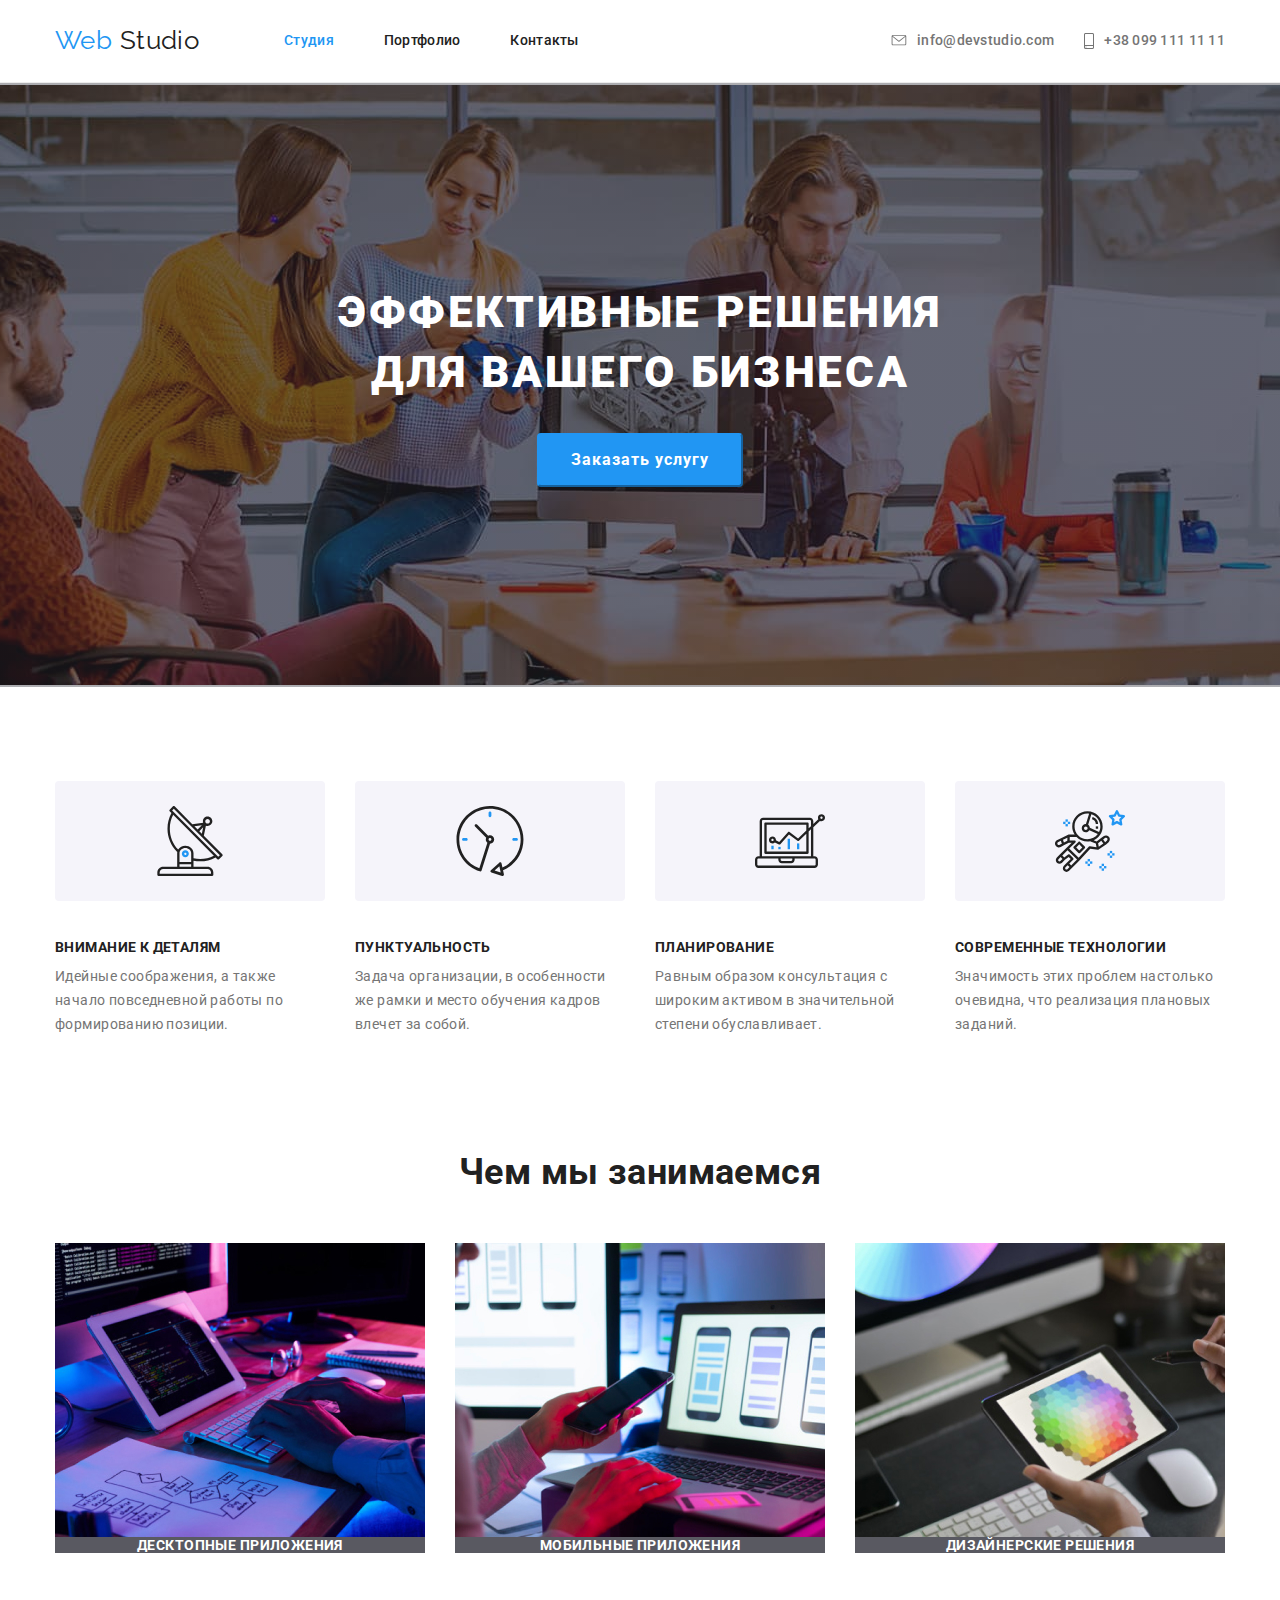
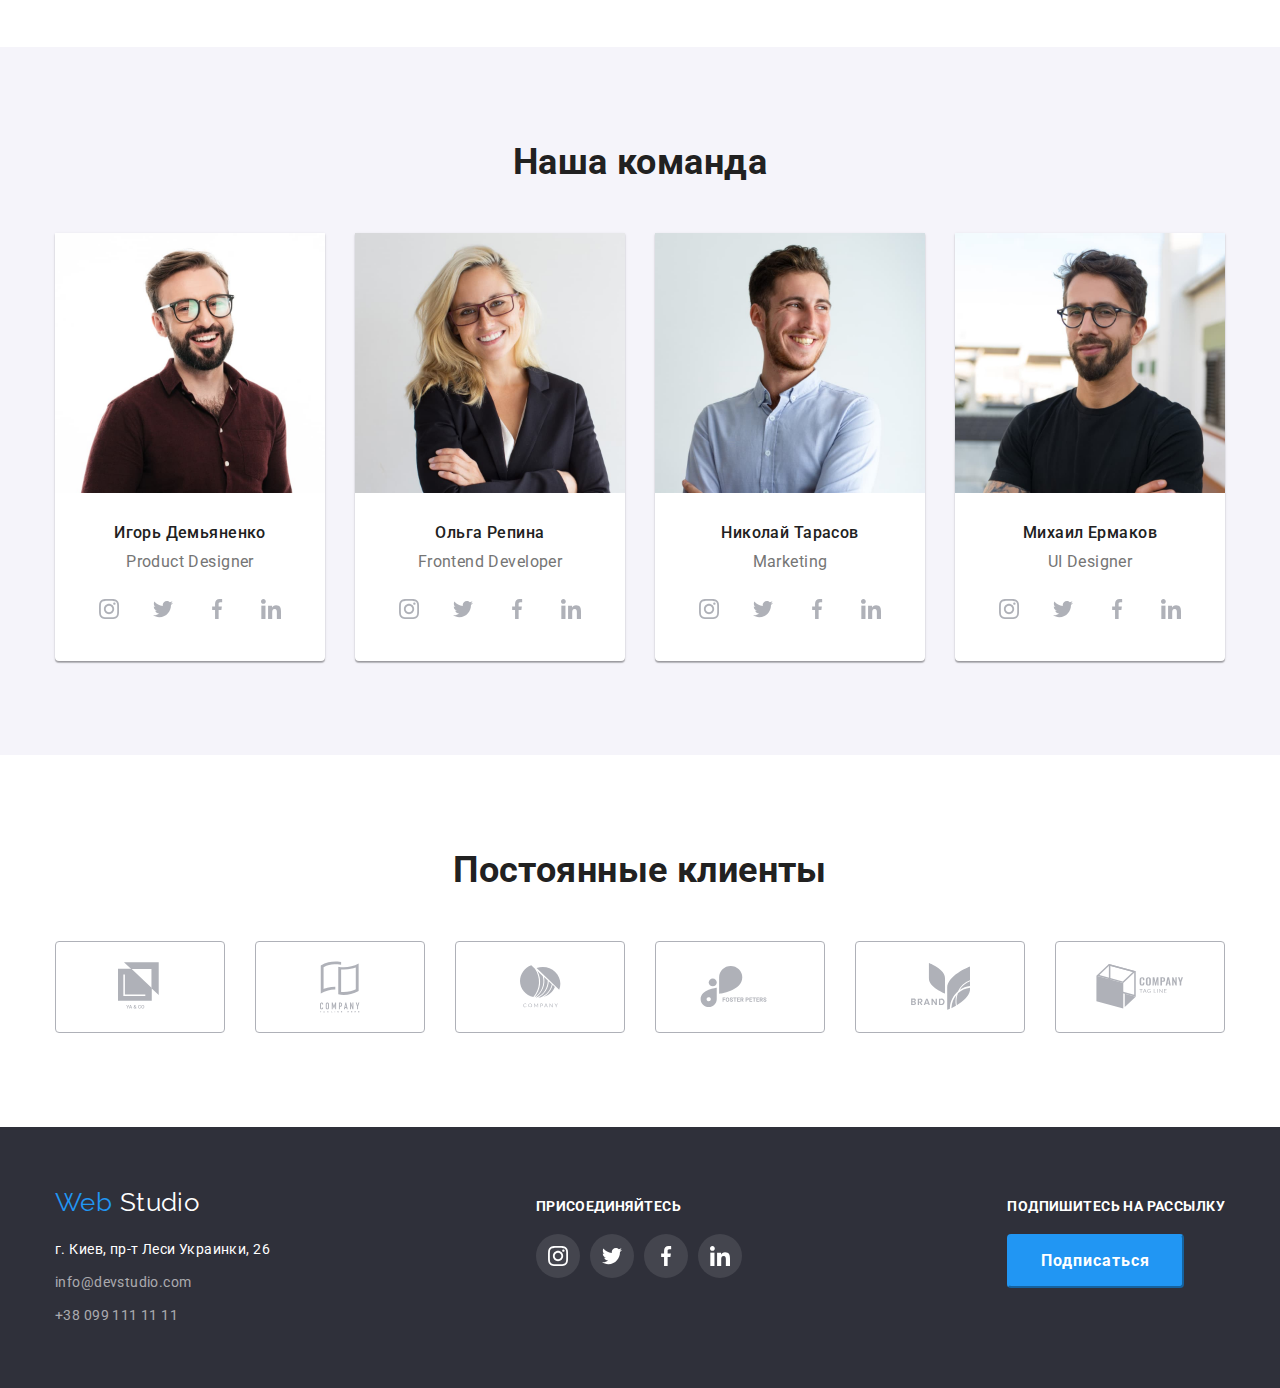
<file: index.html>
<!DOCTYPE html>
<html lang="ru">
	<head>
		<meta charset="UTF-8" />
		<meta name="viewport" content="width=device-width, initial-scale=1.0" />
		<title>WebStudio</title>
		<link
			href="https://fonts.googleapis.com/css2?family=Raleway:wght@700&family=Roboto:wght@400;500;700;900&display=swap"
			rel="stylesheet"
		/>
		<link rel="stylesheet" href="./css/normalize.css" />
		<link rel="stylesheet" href="./css/common.css" />
	</head>
	<body>
		<!--Шапка сайта-->
		<header class="page-header">
			<div class="container flexbox">
				<nav class="navigation">
					<div class="logo">
						<a href="./index.html">
							<span class="first-word">Web</span>
							Studio
						</a>
					</div>

					<ul class="list menu-list">
						<li class="menu-item">
							<a href="./index.html" class="menu-link current">Студия</a>
						</li>
						<li class="menu-item">
							<a href="./portfolio.html" class="menu-link">Портфолио</a>
						</li>
						<li class="menu-item">
							<a href="#" class="menu-link">Контакты</a>
						</li>
					</ul>
				</nav>
				<div class="contacts-header">
					<a href="mailto:info@devstudio.com" class="contacts-mail">
						<svg class="icon-mail" width="16" height="11">
							<use href="./images/icons/sprite.svg#envelope"></use>
						</svg>
						<span class="mailtext">info@devstudio.com</span>
					</a>

					<a href="tel:+380991111111" class="contacts-tel">
						<svg class="icon-tel" width="10" height="16">
							<use href="./images/icons/sprite.svg#smartphone"></use>
						</svg>
						<span class="teltext">+38 099 111 11 11</span>
					</a>
				</div>
			</div>
		</header>
		<!--Основная страница сайта-->

		<main>
			<!--Герой -->
			<section class="hero">
				<div class="container">
					<h1 class="hero-tittle">
						Эффективные решения
						<br />
						для вашего бизнеса
					</h1>
					<button class="btn">Заказать услугу</button>
				</div>
			</section>
			<!-- Преимущества -->
			<section class="advantages">
				<div class="container">
					<h2 class="main-tittle visually-hidden">Преимущества</h2>
					<ul class="list advantage-list">
						<li class="advantage-item">
							<svg class="icon-advantage" width="70" height="70">
								<use href="./images/icons/sprite.svg#antenna"></use>
							</svg>
							<h3 class="advantage-tittle">Внимание к деталям</h3>
							<p class="advantage-text">
								Идейные соображения, а также начало повседневной работы по формированию позиции.
							</p>
						</li>
						<li class="advantage-item">
							<svg class="icon-advantage" width="70" height="70">
								<use href="./images/icons/sprite.svg#clock"></use>
							</svg>
							<h3 class="advantage-tittle">Пунктуальность</h3>
							<p class="advantage-text">
								Задача организации, в особенности же рамки и место обучения кадров влечет за собой.
							</p>
						</li>
						<li class="advantage-item">
							<svg class="icon-advantage" width="70" height="70">
								<use href="./images/icons/sprite.svg#diagram"></use>
							</svg>
							<h3 class="advantage-tittle">Планирование</h3>
							<p class="advantage-text">
								Равным образом консультация с широким активом в значительной степени обуславливает.
							</p>
						</li>
						<li class="advantage-item">
							<svg class="icon-advantage" width="70" height="70">
								<use href="./images/icons/sprite.svg#astronaut"></use>
							</svg>
							<h3 class="advantage-tittle">Современные технологии</h3>
							<p class="advantage-text">
								Значимость этих проблем настолько очевидна, что реализация плановых заданий.
							</p>
						</li>
					</ul>
				</div>
			</section>
			<!-- Чем занимаются -->
			<section class="doing">
				<div class="container">
					<h2 class="main-tittle">Чем мы занимаемся</h2>
					<ul class="list doing-list">
						<li class="doing-block">
							<img src="./images/What-we-do/desktop-app.jpg" width="370" height="294" alt="" />
							<h3 class="doing-tittle">Десктопные приложения</h3>
						</li>
						<li class="doing-block">
							<img src="./images/What-we-do/phone-app.jpg" width="370" height="294" alt="" />
							<h3 class="doing-tittle">Мобильные приложения</h3>
						</li>
						<li class="doing-block">
							<img src="./images/What-we-do/design.jpg" width="370" height="294" alt="" />
							<h3 class="doing-tittle">Дизайнерские решения</h3>
						</li>
					</ul>
				</div>
			</section>
			<!-- Команда -->
			<section class="command">
				<div class="container">
					<h2 class="main-tittle">Наша команда</h2>
					<ul class="list command-list">
						<li class="command-block">
							<img src="./images/command/igor.jpg" width="270" height="260" alt="Фото николая" />
							<div class="description">
								<h3 class="command-name">Игорь Демьяненко</h3>
								<p lang="en" class="command-position">Product Designer</p>
								<ul class="social">
									<li class="social-link-item">
										<a
											href="https://www.instagram.com/"
											class="social-link"
											target="_blank"
											rel="noopener noreferrer"
											aria-label="ссылка Инстаграм"
										>
											<svg class="social-item" width="20" height="20">
												<use href="./images/icons/sprite.svg#instagram"></use>
											</svg>
										</a>
									</li>
									<li class="social-link-item">
										<a
											href="https://twitter.com/"
											class="social-link"
											target="_blank"
											rel="noopener noreferrer"
											aria-label="ссылка Твиттер"
										>
											<svg class="social-item" width="20" height="20">
												<use href="./images/icons/sprite.svg#twitter"></use>
											</svg>
										</a>
									</li>
									<li class="social-link-item">
										<a
											href="https://facebook.com/"
											class="social-link"
											target="_blank"
											rel="noopener noreferrer"
											aria-label="ссылка Фейсбук"
										>
											<svg class="social-item" width="20" height="20">
												<use href="./images/icons/sprite.svg#facebook"></use>
											</svg>
										</a>
									</li>
									<li class="social-link-item">
										<a
											href="https://www.linkedin.com/"
											class="social-link"
											target="_blank"
											rel="noopener noreferrer"
											aria-label="ссылка Линкедин"
										>
											<svg class="social-item" width="20" height="20">
												<use href="./images/icons/sprite.svg#linkedin"></use>
											</svg>
										</a>
									</li>
								</ul>
							</div>
						</li>
						<li class="command-block">
							<img src="./images/command/olha.jpg" width="270" height="260" alt="фото ольги" />
							<div class="description">
								<h3 class="command-name">Ольга Репина</h3>
								<p lang="en" class="command-position">Frontend Developer</p>
								<ul class="social">
									<li class="social-link-item">
										<a
											href="https://www.instagram.com/"
											class="social-link"
											target="_blank"
											rel="noopener noreferrer"
											aria-label="ссылка Инстаграм"
										>
											<svg class="social-item" width="20" height="20">
												<use href="./images/icons/sprite.svg#instagram"></use>
											</svg>
										</a>
									</li>
									<li class="social-link-item">
										<a
											href="https://twitter.com/"
											class="social-link"
											target="_blank"
											rel="noopener noreferrer"
											aria-label="ссылка Твиттер"
										>
											<svg class="social-item" width="20" height="20">
												<use href="./images/icons/sprite.svg#twitter"></use>
											</svg>
										</a>
									</li>
									<li class="social-link-item">
										<a
											href="https://facebook.com/"
											class="social-link"
											target="_blank"
											rel="noopener noreferrer"
											aria-label="ссылка Фейсбук"
										>
											<svg class="social-item" width="20" height="20">
												<use href="./images/icons/sprite.svg#facebook"></use>
											</svg>
										</a>
									</li>
									<li class="social-link-item">
										<a
											href="https://www.linkedin.com/"
											class="social-link"
											target="_blank"
											rel="noopener noreferrer"
											aria-label="ссылка Линкедин"
										>
											<svg class="social-item" width="20" height="20">
												<use href="./images/icons/sprite.svg#linkedin"></use>
											</svg>
										</a>
									</li>
								</ul>
							</div>
						</li>
						<li class="command-block">
							<img src="./images/command/mykolay.jpg" width="270" height="260" alt="фото андрея" />
							<div class="description">
								<h3 class="command-name">Николай Тарасов</h3>
								<p lang="en" class="command-position">Marketing</p>
								<ul class="social">
									<li class="social-link-item">
										<a
											href="https://www.instagram.com/"
											class="social-link"
											target="_blank"
											rel="noopener noreferrer"
											aria-label="ссылка Инстаграм"
										>
											<svg class="social-item" width="20" height="20">
												<use href="./images/icons/sprite.svg#instagram"></use>
											</svg>
										</a>
									</li>
									<li class="social-link-item">
										<a
											href="https://twitter.com/"
											class="social-link"
											target="_blank"
											rel="noopener noreferrer"
											aria-label="ссылка Твиттер"
										>
											<svg class="social-item" width="20" height="20">
												<use href="./images/icons/sprite.svg#twitter"></use>
											</svg>
										</a>
									</li>
									<li class="social-link-item">
										<a
											href="https://facebook.com/"
											class="social-link"
											target="_blank"
											rel="noopener noreferrer"
											aria-label="ссылка Фейсбук"
										>
											<svg class="social-item" width="20" height="20">
												<use href="./images/icons/sprite.svg#facebook"></use>
											</svg>
										</a>
									</li>
									<li class="social-link-item">
										<a
											href="https://www.linkedin.com/"
											class="social-link"
											target="_blank"
											rel="noopener noreferrer"
											aria-label="ссылка Линкедин"
										>
											<svg class="social-item" width="20" height="20">
												<use href="./images/icons/sprite.svg#linkedin"></use>
											</svg>
										</a>
									</li>
								</ul>
							</div>
						</li>
						<li class="command-block">
							<img src="./images/command/myhail.jpg" width="270" height="260" alt="фото ивана" />
							<div class="description">
								<h3 class="command-name">Михаил Ермаков</h3>
								<p lang="en" class="command-position">UI Designer</p>
								<ul class="social">
									<li class="social-link-item">
										<a
											href="https://www.instagram.com/"
											class="social-link"
											target="_blank"
											rel="noopener noreferrer"
											aria-label="ссылка Инстаграм"
										>
											<svg class="social-item" width="20" height="20">
												<use href="./images/icons/sprite.svg#instagram"></use>
											</svg>
										</a>
									</li>
									<li class="social-link-item">
										<a
											href="https://twitter.com/"
											class="social-link"
											target="_blank"
											rel="noopener noreferrer"
											aria-label="ссылка Твиттер"
										>
											<svg class="social-item" width="20" height="20">
												<use href="./images/icons/sprite.svg#twitter"></use>
											</svg>
										</a>
									</li>
									<li class="social-link-item">
										<a
											href="https://facebook.com/"
											class="social-link"
											target="_blank"
											rel="noopener noreferrer"
											aria-label="ссылка Фейсбук"
										>
											<svg class="social-item" width="20" height="20">
												<use href="./images/icons/sprite.svg#facebook"></use>
											</svg>
										</a>
									</li>
									<li class="social-link-item">
										<a
											href="https://www.linkedin.com/"
											class="social-link"
											target="_blank"
											rel="noopener noreferrer"
											aria-label="ссылка Линкедин"
										>
											<svg class="social-item" width="20" height="20">
												<use href="./images/icons/sprite.svg#linkedin"></use>
											</svg>
										</a>
									</li>
								</ul>
							</div>
						</li>
					</ul>
				</div>
			</section>
			<!-- Клиенты -->
			<section class="clients">
				<div class="container">
					<h2 class="main-tittle">Постоянные клиенты</h2>
					<ul class="clients-list">
						<li class="clients-item">
							<a class="clients-img" href="#" target="_blank" rel="noopener noreferrer" aria-label="ссылка YA & CO">
								<svg class="clients-icon" width="45" height="50">
									<use href="./images/icons/sprite.svg#yaco"></use>
								</svg>
							</a>
						</li>
						<li class="clients-item">
							<a
								class="clients-img"
								href="#"
								target="_blank"
								rel="noopener noreferrer"
								aria-label="ссылка Company tag line here"
							>
								<svg class="clients-icon" width="40" height="52">
									<use href="./images/icons/sprite.svg#company-tag-line"></use>
								</svg>
							</a>
						</li>
						<li class="clients-item">
							<a class="clients-img" href="#" target="_blank" rel="noopener noreferrer" aria-label="ссылка Company">
								<svg class="clients-icon" width="41" height="43">
									<use href="./images/icons/sprite.svg#company"></use>
								</svg>
							</a>
						</li>
						<li class="clients-item">
							<a
								class="clients-img"
								href="#"
								target="_blank"
								rel="noopener noreferrer"
								aria-label="ссылка FOSTER PETERS"
							>
								<svg class="clients-icon" width="80" height="42">
									<use href="./images/icons/sprite.svg#foster-peters"></use>
								</svg>
							</a>
						</li>
						<li class="clients-item">
							<a class="clients-img" href="#" target="_blank" rel="noopener noreferrer" aria-label="ссылка Brand">
								<svg class="clients-icon" width="59" height="47">
									<use href="./images/icons/sprite.svg#brand"></use>
								</svg>
							</a>
						</li>
						<li class="clients-item">
							<a
								class="clients-img"
								href="#"
								target="_blank"
								rel="noopener noreferrer"
								aria-label="ссылка Company tag line"
							>
								<svg class="clients-icon" width="88" height="45">
									<use href="./images/icons/sprite.svg#company-tag-line-s"></use>
								</svg>
							</a>
						</li>
					</ul>
				</div>
			</section>
		</main>
		<!--Подвал сайта-->
		<footer class="footer">
			<div class="container footer-flex">
				<div class="logo-address">
					<div class="logo-footer logo">
						<a href="./index.html">
							<span class="first-word">Web</span>
							Studio
						</a>
					</div>
					<address class="address">
						<p class="address-main">г. Киев, пр-т Леси Украинки, 26</p>
						<div class="footer-contacts">
							<a href="mailto:info@devstudio.com" class="footer-mail">info@devstudio.com</a>
							<a href="tel:+380991111111" class="footer-tel">+38 099 111 11 11</a>
						</div>
					</address>
				</div>

				<div>
					<p class="footer-text">присоединяйтесь</p>
					<ul class="social-footer">
						<li class="social-link-item-footer">
							<a
								href="https://www.instagram.com/"
								class="social-link-footer"
								target="_blank"
								rel="noopener noreferrer"
								aria-label="ссылка Инстаграм"
							>
								<svg class="social-item-footer" width="20" height="20">
									<use href="./images/icons/sprite.svg#instagram"></use>
								</svg>
							</a>
						</li>
						<li class="social-link-item-footer">
							<a
								href="https://twitter.com/"
								class="social-link-footer"
								target="_blank"
								rel="noopener noreferrer"
								aria-label="ссылка Твиттер"
							>
								<svg class="social-item-footer" width="20" height="20">
									<use href="./images/icons/sprite.svg#twitter"></use>
								</svg>
							</a>
						</li>
						<li class="social-link-item-footer">
							<a
								href="https://facebook.com/"
								class="social-link-footer"
								target="_blank"
								rel="noopener noreferrer"
								aria-label="ссылка Фейсбук"
							>
								<svg class="social-item-footer" width="20" height="20">
									<use href="./images/icons/sprite.svg#facebook"></use>
								</svg>
							</a>
						</li>
						<li class="social-link-item-footer">
							<a
								href="https://www.linkedin.com/"
								class="social-link-footer"
								target="_blank"
								rel="noopener noreferrer"
								aria-label="ссылка Линкедин"
							>
								<svg class="social-item-footer" width="20" height="20">
									<use href="./images/icons/sprite.svg#linkedin"></use>
								</svg>
							</a>
						</li>
					</ul>
				</div>
				<div>
					<p class="footer-text">Подпишитесь на рассылку</p>
					<button class="btn">Подписаться</button>
				</div>
			</div>
		</footer>
	</body>
</html>
</file>
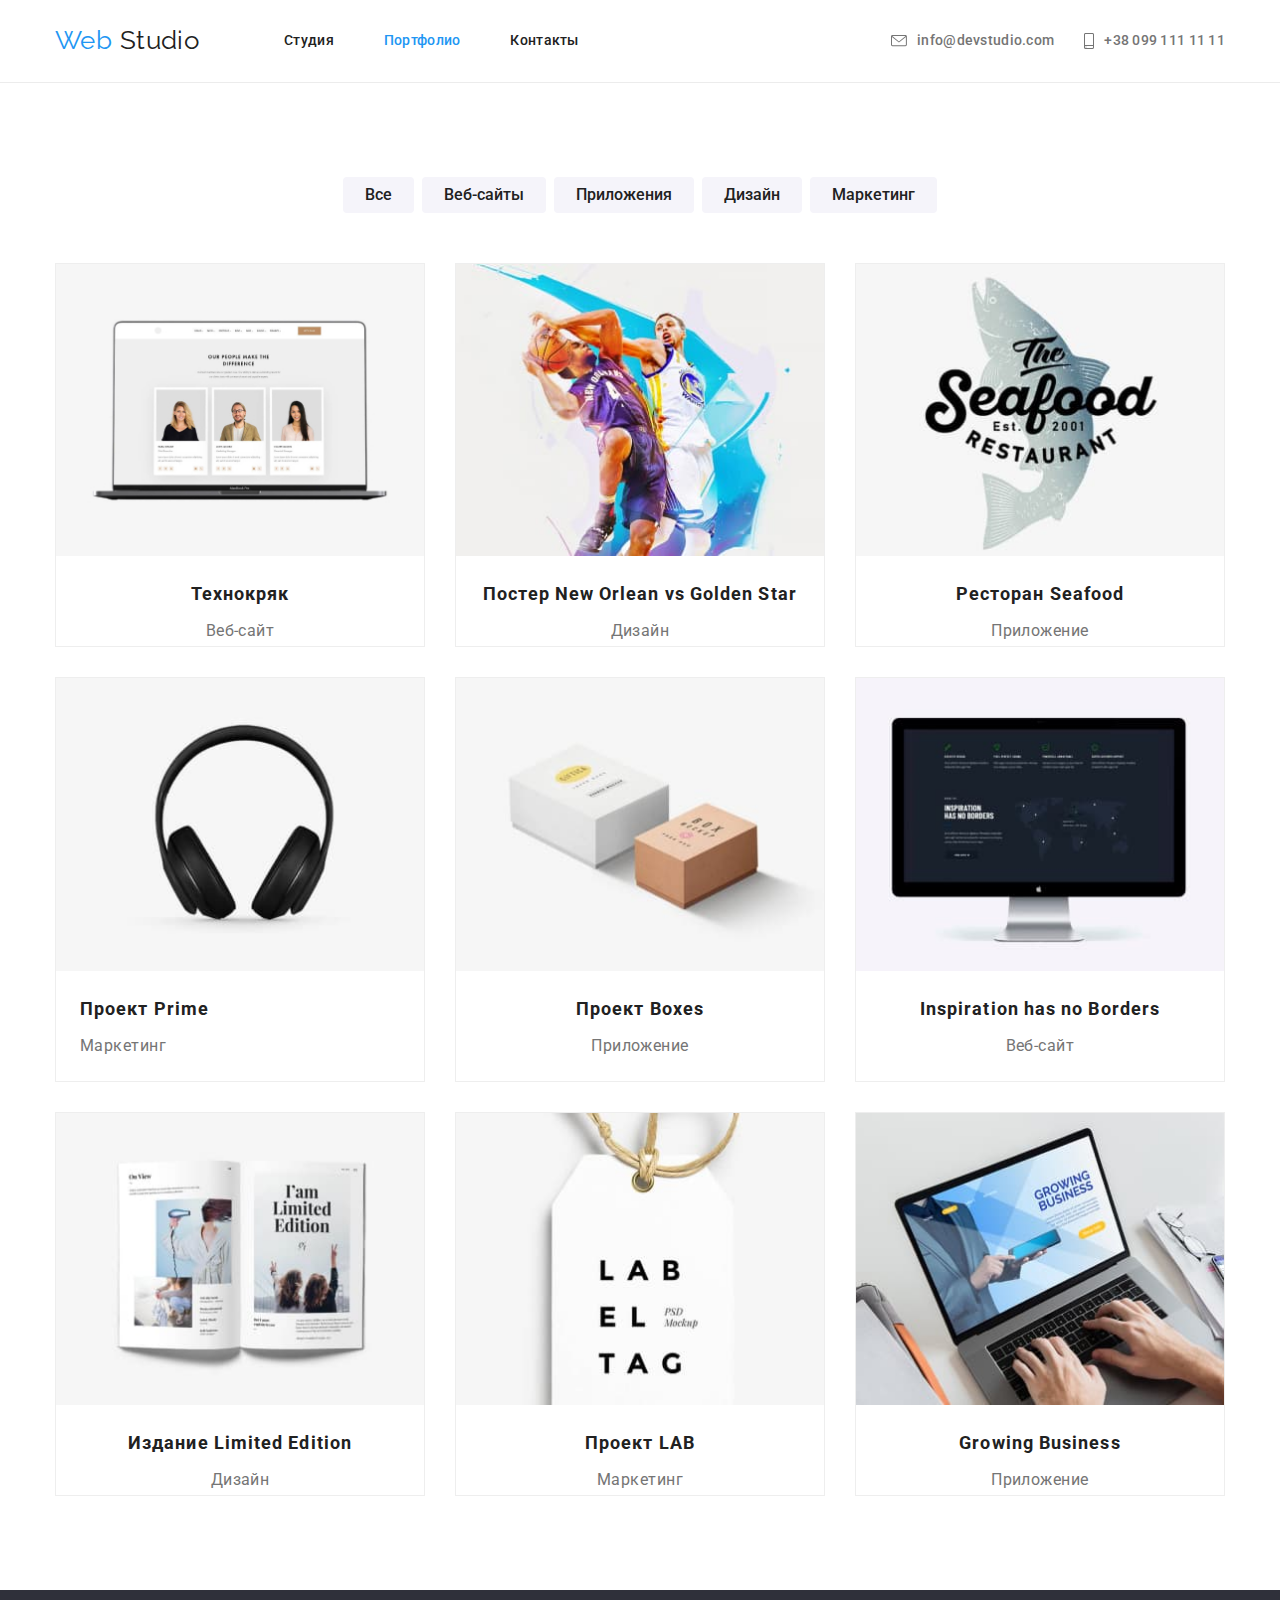
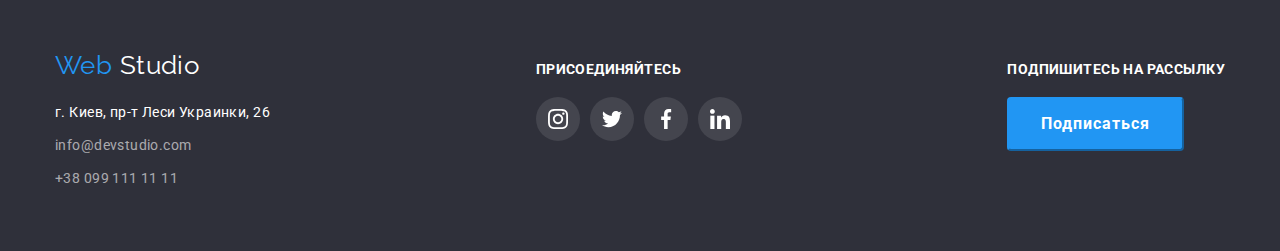
<file: portfolio.html>
<!DOCTYPE html>
<html lang="ru">
	<head>
		<meta charset="UTF-8" />
		<meta name="viewport" content="width=device-width, initial-scale=1.0" />
		<title>WebStudio</title>
		<link
			href="https://fonts.googleapis.com/css2?family=Raleway:wght@700&family=Roboto:wght@400;500;700;900&display=swap"
			rel="stylesheet"
		/>
		<link rel="stylesheet" href="./css/normalize.css" />
		<link rel="stylesheet" href="./css/common.css" />
	</head>
	<body>
		<!--Шапка сайта-->
		<header class="page-header">
			<div class="container flexbox">
				<nav class="navigation">
					<div class="logo">
						<a href="./index.html">
							<span class="first-word">Web</span>
							Studio
						</a>
					</div>

					<ul class="list menu-list">
						<li class="menu-item">
							<a href="./index.html" class="menu-link">Студия</a>
						</li>
						<li class="menu-item">
							<a href="./portfolio.html" class="menu-link current">Портфолио</a>
						</li>
						<li class="menu-item">
							<a href="#" class="menu-link">Контакты</a>
						</li>
					</ul>
				</nav>
				<div class="contacts-header">
					<a href="mailto:info@devstudio.com" class="contacts-mail">
						<svg class="icon-mail" width="16" height="12">
							<use href="./images/icons/sprite.svg#envelope"></use>
						</svg>
						<span class="mailtext">info@devstudio.com</span>
					</a>

					<a href="tel:+380991111111" class="contacts-tel">
						<svg class="icon-tel" width="10" height="16">
							<use href="./images/icons/sprite.svg#smartphone"></use>
						</svg>
						<span class="teltext">+38 099 111 11 11</span>
					</a>
				</div>
			</div>
		</header>
		<!--Основная страница сайта-->
		<main>
			<section class="section">
				<div class="container">
					<h1 class="visually-hidden">Портфолио</h1>
					<!--навигация по типам работ -->
					<ul class="filter-list">
						<li class="item"><button class="filter-btn">Все</button></li>
						<li class="item"><button class="filter-btn">Веб-сайты</button></li>
						<li class="item"><button class="filter-btn">Приложения</button></li>
						<li class="item"><button class="filter-btn">Дизайн</button></li>
						<li class="item"><button class="filter-btn">Маркетинг</button></li>
					</ul>
				</div>

				<!-- Список работ -->

				<div class="container">
					<ul class="list portfolio-list">
						<li class="item">
							<a href="#" class="portfolio-item">
								<img src="./images/portfolio/img1.jpg" width="370" height="294" alt="" />
								<div class="description">
									<h2 class="portfolio-tittle">Технокряк</h2>
									<p class="portfolio-text">Веб-сайт</p>
									<p class="portfolio-description visually-hidden">
										Технокряк это современная площадка распространения коронавируса. Компании используют эту платформу
										для цифрового шпионажа и атак на защищённые сервера конкурентов.
									</p>
								</div>
							</a>
						</li>
						<li class="item">
							<a href="#" class="portfolio-item">
								<img src="./images/portfolio/img2.jpg" width="370" height="294" alt="" />
								<div class="description">
									<h2 class="portfolio-tittle">Постер New Orlean vs Golden Star</h2>
									<p class="portfolio-text">Дизайн</p>
									<p class="portfolio-description visually-hidden">
										Lorem ipsum, dolor sit amet consectetur adipisicing elit. Minus, numquam?
									</p>
								</div>
							</a>
						</li>
						<li class="item">
							<a href="#" class="portfolio-item">
								<img src="./images/portfolio/img3.jpg" width="370" height="294" alt="" />
								<div class="description">
									<h2 class="portfolio-tittle">Ресторан Seafood</h2>
									<p class="portfolio-text">Приложение</p>
									<p class="portfolio-description visually-hidden">
										Lorem ipsum dolor sit amet consectetur adipisicing elit. Cumque, iusto?
									</p>
								</div>
							</a>
						</li>
						<li class="item">
							<a href="#" class="portfolio-item">
								<img src="./images/portfolio/img4.jpg" width="370" height="294" alt="" />
								<div class="description-p">
									<h2 class="portfolio-tittle">Проект Prime</h2>
									<p class="portfolio-text">Маркетинг</p>
									<p class="portfolio-description visually-hidden">
										Lorem ipsum dolor sit amet consectetur adipisicing elit. Quos, laudantium!
									</p>
								</div>
							</a>
						</li>
						<li class="item">
							<a href="#" class="portfolio-item">
								<img src="./images/portfolio/img5.jpg" width="370" height="294" alt="" />
								<div class="description">
									<h2 class="portfolio-tittle">Проект Boxes</h2>
									<p class="portfolio-text">Приложение</p>
									<p class="portfolio-description visually-hidden">
										Lorem ipsum dolor sit amet consectetur, adipisicing elit. Amet, explicabo!
									</p>
								</div>
							</a>
						</li>
						<li class="item">
							<a href="#" class="portfolio-item">
								<img src="./images/portfolio/img6.jpg" width="370" height="294" alt="" />
								<div class="description">
									<h2 class="portfolio-tittle">Inspiration has no Borders</h2>
									<p class="portfolio-text">Веб-сайт</p>
									<p class="portfolio-description visually-hidden">
										Lorem ipsum, dolor sit amet consectetur adipisicing elit. At, ipsa.
									</p>
								</div>
							</a>
						</li>
						<li class="item">
							<a href="#" class="portfolio-item">
								<img src="./images/portfolio/img7.jpg" width="370" height="294" alt="" />
								<div class="description">
									<h2 class="portfolio-tittle">Издание Limited Edition</h2>
									<p class="portfolio-text">Дизайн</p>
									<p class="portfolio-description visually-hidden">
										Lorem ipsum dolor sit amet consectetur, adipisicing elit. Consequatur, assumenda.
									</p>
								</div>
							</a>
						</li>
						<li class="item">
							<a href="#" class="portfolio-item">
								<img src="./images/portfolio/img8.jpg" width="370" height="294" alt="" />
								<div class="description">
									<h2 class="portfolio-tittle">Проект LAB</h2>
									<p class="portfolio-text">Маркетинг</p>
									<p class="portfolio-description visually-hidden">
										Lorem ipsum dolor sit amet consectetur adipisicing elit. Cum, quisquam.
									</p>
								</div>
							</a>
						</li>
						<li class="item">
							<a href="#" class="portfolio-item">
								<img src="./images/portfolio/img9.jpg" width="370" height="294" alt="" />
								<div class="description">
									<h2 class="portfolio-tittle">Growing Business</h2>
									<p class="portfolio-text">Приложение</p>
									<p class="portfolio-description visually-hidden">
										Lorem ipsum dolor sit amet consectetur, adipisicing elit. Delectus, dolorum.
									</p>
								</div>
							</a>
						</li>
					</ul>
				</div>
			</section>
		</main>
		<!--Подвал сайта-->
		<footer class="footer">
			<div class="container footer-flex">
				<div class="logo-address">
					<div class="logo-footer logo">
						<a href="./index.html">
							<span class="first-word">Web</span>
							Studio
						</a>
					</div>
					<address class="address">
						<p class="address-main">г. Киев, пр-т Леси Украинки, 26</p>
						<div class="footer-contacts">
							<a href="mailto:info@devstudio.com" class="footer-mail">info@devstudio.com</a>
							<a href="tel:+380991111111" class="footer-tel">+38 099 111 11 11</a>
						</div>
					</address>
				</div>

				<div>
					<p class="footer-text">присоединяйтесь</p>
					<ul class="social-footer">
						<li class="social-link-item-footer">
							<a
								href="https://www.instagram.com/"
								class="social-link-footer"
								target="_blank"
								rel="noopener noreferrer"
								aria-label="ссылка Инстаграм"
							>
								<svg class="social-item-footer" width="20" height="20">
									<use href="./images/icons/sprite.svg#instagram"></use>
								</svg>
							</a>
						</li>
						<li class="social-link-item-footer">
							<a
								href="https://twitter.com/"
								class="social-link-footer"
								target="_blank"
								rel="noopener noreferrer"
								aria-label="ссылка Твиттер"
							>
								<svg class="social-item-footer" width="20" height="20">
									<use href="./images/icons/sprite.svg#twitter"></use>
								</svg>
							</a>
						</li>
						<li class="social-link-item-footer">
							<a
								href="https://facebook.com/"
								class="social-link-footer"
								target="_blank"
								rel="noopener noreferrer"
								aria-label="ссылка Фейсбук"
							>
								<svg class="social-item-footer" width="20" height="20">
									<use href="./images/icons/sprite.svg#facebook"></use>
								</svg>
							</a>
						</li>
						<li class="social-link-item-footer">
							<a
								href="https://www.linkedin.com/"
								class="social-link-footer"
								target="_blank"
								rel="noopener noreferrer"
								aria-label="ссылка Линкедин"
							>
								<svg class="social-item-footer" width="20" height="20">
									<use href="./images/icons/sprite.svg#linkedin"></use>
								</svg>
							</a>
						</li>
					</ul>
				</div>
				<div>
					<p class="footer-text">Подпишитесь на рассылку</p>
					<button class="btn">Подписаться</button>
				</div>
			</div>
		</footer>
	</body>
</html>
</file>
<file: css/common.css>
:root {
	--main-color: #212121;
	--text-color: #757575;
	--white-color: #ffffff;
	--logo-part: #2196f3;
}

*,
*:before,
*:after {
	box-sizing: border-box;
}

body {
	font-family: "Roboto", sans-serif;
	font-weight: 400px;
	font-size: 14px;
	line-height: 1.714;
	letter-spacing: 0.03em;
	color: var(--main-color);
	background-color: #ffffff;
}

.visually-hidden {
	position: absolute !important;
	clip: rect(1px 1px 1px 1px);
	/* IE6, IE7 */
	clip: rect(1px, 1px, 1px, 1px);
	padding: 0 !important;
	border: 0 !important;
	height: 1px !important;
	width: 1px !important;
	overflow: hidden;
}

img {
	display: block;
	max-width: 100%;
	height: auto;
}

div > img {
	display: inline-block;
}

.list {
	list-style: none;
	padding: 0;
	margin: 0;
}

.container {
	width: 1200px;
	padding-right: 15px;
	padding-left: 15px;
	margin-right: auto;
	margin-left: auto;
}

/* Заголовки */
.main-tittle {
	margin: 0 0 50px;

	color: var(--main-color);
	font-weight: 700;
	font-size: 36px;
	line-height: 1.167;
	text-align: center;
}

/* Шапка сайта */

.page-header {
	padding: 25px 0px;
	border-bottom: #ececec solid 1px;
}

.navigation {
	display: flex;
	align-items: center;
	margin-right: auto;
}

.navigation > .logo {
	margin-right: 85px;
}

.logo a {
	font-family: "Raleway", sans-serif;
	font-weight: 700px;
	font-size: 26px;
	line-height: 1.192;
	color: var(--main-color);
	text-decoration: none;
}

.logo a > span {
	color: var(--logo-part);
}

.menu-list {
	display: flex;
	list-style-type: none;
}

.menu-item:not(:last-child) {
	margin-right: 50px;
}

.menu-link {
	padding: 32px 0;
	font-weight: 500;
	font-size: 14px;
	line-height: 1.142;
	letter-spacing: 0.02em;
	text-decoration: none;
	color: var(--main-color);
}

.menu-link:hover,
.menu-link:focus {
	color: var(--logo-part);
}

.menu-item .menu-link.current {
	color: var(--logo-part);
}

.flexbox {
	display: flex;
	justify-content: flex-end;
	align-items: center;
}

.contacts-header {
	display: flex;
	align-items: center;
	margin-left: auto;
}

.contacts-mail {
	display: flex;
	align-items: center;
	margin-right: 30px;
	text-decoration: none;
	color: #757575;
	fill: #757575;
}

.contacts-mail:focus,
.contacts-mail:hover {
	color: var(--logo-part);
	fill: var(--logo-part);
}

.icon-mail {
	margin-right: 10px;
}

.mailtext {
	font-style: normal;
	font-weight: 500;
	font-size: 14px;
	line-height: 1.14;
	letter-spacing: 0.02em;
}

.contacts-tel {
	display: flex;
	align-items: center;
	text-decoration: none;
	color: #757575;
	fill: #757575;
}

.contacts-tel:focus,
.contacts-tel:hover {
	color: var(--logo-part);
	fill: var(--logo-part);
}

.icon-tel {
	margin-right: 10px;
}

.teltext {
	font-style: normal;

	font-style: normal;
	font-weight: 500;
	font-size: 14px;
	line-height: 1.14;
	letter-spacing: 0.02em;
}

/* Герой секция */
.hero {
	display: block;
	padding-top: 200px;
	padding-bottom: 200px;
	background-image: linear-gradient(rgba(47, 48, 58, 0.4) 0%, rgba(47, 48, 58, 0.4) 100%), url(../images/hero.jpg);
	background-repeat: no-repeat;
	background-position: 50% 50%;
	min-width: 100%;

	text-align: center;
}

.hero-tittle {
	margin: 0 0 30px;
	color: var(--white-color);
	font-weight: 900;
	font-size: 44px;
	line-height: 1.363;
	letter-spacing: 0.06em;
	text-transform: uppercase;
}

.btn {
	padding: 10px 32px;

	font-weight: 700;
	font-size: 16px;
	line-height: 1.875;
	display: inline-block;
	letter-spacing: 0.06em;
	color: var(--white-color);
	background-color: var(--logo-part);
	cursor: pointer;
	border-radius: 4px;
	border-color: var(--logo-part);
}

/* Наши преимущества */

.advantages {
	padding-top: 94px;
	padding-bottom: 94px;
}
.advantage-list {
	display: flex;
	list-style-type: none;
}

.advantage-item {
	width: 270px;
}

.advantage-item:not(:last-child) {
	margin-right: 30px;
}

.icon-advantage {
	display: inline-flex;
	justify-content: center;
	align-items: center;
	background-color: #f5f4fa;
	width: 270px;
	height: 120px;
	padding: 25px 100px;
	border-radius: 4px;
}

.advantage-tittle {
	margin-top: 30px;
	margin-bottom: 0;
	font-weight: 700;
	font-size: 14px;
	line-height: 1.143;
	text-transform: uppercase;
}

.advantage-text {
	margin-top: 10px;
	margin-bottom: 0;
	font-size: 14px;
	line-height: 1.714;
	color: var(--text-color);
}
/* Чем мы занимаемся */

.doing {
	padding-top: 20px;
	padding-bottom: 94px;
}
.doing-list {
	margin: 0;
	display: flex;
	list-style-type: none;
}
.doing-block:not(:last-child) {
	width: calc((100% - 30px * 2) / 3);
	margin-right: 30px;
}

.doing-tittle {
	margin: 0;
	font-weight: 700;
	font-size: 14px;
	line-height: 1.143;
	text-transform: uppercase;
	color: var(--white-color);
	background-color: rgba(47, 48, 58, 0.8);
	text-align: center;
}
/* Наша команда */
.command {
	padding-top: 94px;
	padding-bottom: 94px;
	background-color: #f5f4fa;
}

.command-list {
	display: flex;
	flex-wrap: wrap;
	list-style-type: none;
}

.description {
	padding: 0;
	margin: 0;
	text-align: center;
}

.command-block {
	width: calc((100% - 90px) / 4);
	background-color: var(--white-color);
	box-shadow: 0px 1px 3px rgba(0, 0, 0, 0.12), 0px 1px 1px rgba(0, 0, 0, 0.14), 0px 2px 1px rgba(0, 0, 0, 0.2);
	border-radius: 0px 0px 4px 4px;
}
.command-block:not(:last-child) {
	margin-right: 30px;
}

.command-name {
	margin: 30px 0 0;
	font-weight: 500;
	font-size: 16px;
	line-height: 1.188;
	text-align: center;
}

.command-position {
	margin: 10px 0 16px 0;
	font-size: 16px;
	line-height: 1.188;
	text-align: center;
	color: var(--text-color);
}

/* Социальные сети */
.social {
	margin-bottom: 30px;
	padding: 0;
	list-style-type: none;
	display: flex;
	justify-content: center;
}

.social-link-item:not(:last-child) {
	margin-right: 10px;
}

.social-link {
	display: inline-flex;
	justify-content: center;
	align-items: center;
	width: 44px;
	height: 44px;
	background-color: var(--white-color);
	border-radius: 50%;
}

.social-item {
	fill: #afb1b8;
}

.social-link:hover .social-item,
.social-link:focus .social-item {
	fill: var(--white-color);
}

.social-link:hover,
.social-link:focus {
	background-color: var(--logo-part);
}

/* Наши клиенты */
.clients {
	padding-top: 94px;
	padding-bottom: 94px;
}

.clients-list {
	display: flex;
	margin: 0;
	padding: 0;
}

.clients-item {
	list-style-type: none;
	display: inline-table;
	border: #afb1b8 solid 1px;
	border-radius: 4px;
	width: 170px;
	height: 90px;
}

.clients-icon {
	fill: #afb1b8;
}

.clients-item:hover .clients-icon,
.clients-item:focus .clients-icon {
	fill: var(--logo-part);
}

.clients-item:hover,
.clients-item:focus {
	border: var(--logo-part) solid 1px;
}

.clients-img {
	align-items: center;
	min-height: 90px;
	display: flex;
	justify-content: center;
}

.clients-item:not(:last-child) {
	margin-right: 30px;
}

/* Подвал страницы */

.logo-footer a {
	display: block;
	color: var(--white-color);
	margin: 0 0 20px 0;
}
.footer-flex {
	display: flex;
	align-items: baseline;
	justify-content: space-between;
}

.footer {
	background-color: #2f303a;
	padding: 60px 0;
}

.address {
	font-style: normal;
	color: var(--white-color);
}

.address-main {
	margin: 0 0 9px 0;
}

.footer-mail {
	margin: 0 0 9px 0;
}

.footer-mail,
.footer-tel {
	color: rgba(255, 255, 255, 0.6);
	text-decoration: none;
	display: block;
}

.footer-mail:hover,
.footer-mail:focus,
.footer-tel:hover,
.footer-tel:focus {
	color: var(--logo-part);
}

.footer-text {
	margin: 0 0 20px 0;
	font-weight: 700;
	line-height: 1.143;
	text-transform: uppercase;
	color: var(--white-color);
}

.footer .social-link-item {
	background: rgba(255, 255, 255, 0.1);
}

/* Страница портфолио */
.section {
	padding: 94px 0;
}

/* Кнопки фильтр */

.filter-list {
	display: flex;
	justify-content: center;
	padding: 0;
	margin: 0 0 50px 0;
	text-decoration: none;
	list-style-type: none;
}

.filter-list .item:not(:last-child) {
	margin-right: 8px;
}

.filter-btn {
	padding: 6px 22px;
	background-color: #f5f4fa;
	color: var(--title-text-color);
	font-weight: 500;
	font-size: 16px;
	line-height: 1.5;
	text-align: center;
	border: none;
	border-radius: 4px;
}

.filter-btn:hover,
.filter-btn:focus {
	color: var(--white-color);
	background-color: var(--logo-part);
	cursor: pointer;
	box-shadow: 0px 3px 1px rgba(0, 0, 0, 0.1), 0px 1px 2px rgba(0, 0, 0, 0.08), 0px 2px 2px rgba(0, 0, 0, 0.12);
}

.social-footer {
	margin-bottom: 30px;
	padding: 0;
	list-style-type: none;
	display: flex;
	justify-content: center;
}

.social-link-item-footer:not(:last-child) {
	margin-right: 10px;
}

.social-link-footer {
	display: inline-flex;
	justify-content: center;
	align-items: center;
	width: 44px;
	height: 44px;
	background-color: rgba(255, 255, 255, 0.1);
	border-radius: 50%;
}

.social-item-footer {
	fill: var(--white-color);
}

.social-link-footer:hover .social-item-footer,
.social-link-footer:focus .social-item-footer {
	fill: var(--white-color);
}

.social-link-footer:hover,
.social-link-footer:focus {
	background-color: var(--logo-part);
}

/* Страница работ портфолио */

.portfolio-list {
	display: flex;
	flex-wrap: wrap;
	list-style-type: none;
}

.portfolio-list .item {
	width: calc((100% - 60px) / 3);
	margin-right: 30px;
	margin-bottom: 30px;
	border: 1px solid #eeeeee;
}

.portfolio-list .item:nth-child(3n) {
	margin-right: 0;
}

.portfolio-list .item:nth-last-child(-n + 3) {
	margin-bottom: 0;
}

.portfolio-list .item:hover,
.portfolio-list .item:focus {
	box-shadow: 0px 1px 1px rgba(0, 0, 0, 0.12), 0px 4px 4px rgba(0, 0, 0, 0.06), 1px 4px 6px rgba(0, 0, 0, 0.16);
}

.portfolio-item {
	text-decoration: none;
	color: var(--main-color);
}

.description-p {
	text-align: start;
	padding: 0 24px 20px;
}

.portfolio-tittle {
	margin: 20px 0 4px 0;
	color: var(--main-color);
	font-weight: 700;
	font-size: 18px;
	line-height: 2;
	letter-spacing: 0.06em;
}

.portfolio-text {
	display: block;
	margin: 0;
	font-size: 16px;
	line-height: 1.87;
	font-size: 16px;
	line-height: 1.875;
	letter-spacing: 0.03em;
	color: var(--text-color);
}

.portfolio-description {
	background-color: rgba(33, 150, 243, 0.9);
	color: var(--white-color);
	font-size: 18px;
	line-height: 1.55;
}
</file>
